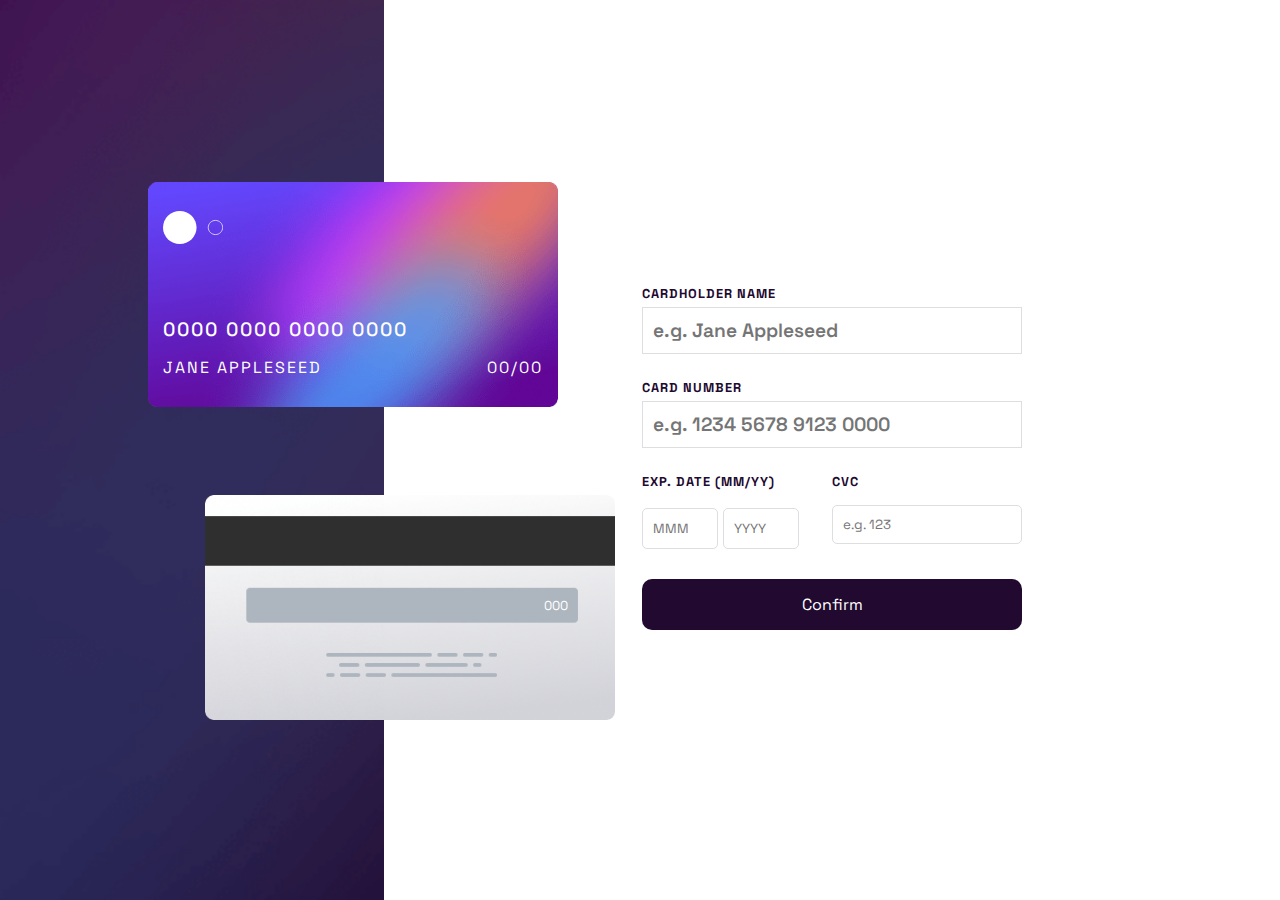
<file: index.html>
<!DOCTYPE html>
<html lang="pt-BR">
<head>
  <meta charset="UTF-8">
  <meta name="viewport" content="width=device-width, initial-scale=1.0">

  <link rel="icon" type="image/png" sizes="32x32" href="/assets/image/favicon-32x32.png">
  <link rel="stylesheet" href="assets/style/global.css">
  <link rel="stylesheet" href="assets/style/mobile.css">  
  <title>Frontend Mentor | Interactive card details form</title>
</head>
<body>

  <main>
    <div class="container">
      <div class="card-front">
        <img src="/assets/image/card-logo.svg" alt="card-Logo" id="img-card">
        <section id="section-information">
          <p id="card-txt-numbers">0000 0000 0000 0000</p>
          <p id="card-name">Jane Appleseed</p>
          <p id="card-date">00/00</p>
        </section>
      </div>
      <div class="card-back">
        <p id="information-cvc">000</p>
      </div>
    </div>

    <section class="container-form">
      <form action="#" id="form">
        <label for="cardName">Cardholder Name</label>
        <input type="text" name="cardName" id="name" placeholder="e.g. Jane Appleseed">
        <p class="erro-Name"></p>

        <label for="cardNumber">Card Number</label>
        <input type="text" name="cardNumber" id="number" placeholder="e.g. 1234 5678 9123 0000" maxlength="16">

        <p class="erro-Number"></p>

        <div id="box-date-cvc">
          <div class="box1">
            <label for="expDate">Exp. Date (MM/YY)</label>
            <input type="text" name="expDate" class="date" id="mounth" placeholder="MMM" maxlength="2">
            <input type="text" name="expdate" class="date" id="year" placeholder="YYYY" maxlength="2" >
            <p class="erro-Date"></p>
          </div>
          
          <div class="box1">
            <label for="cvc">CVC</label>
            <input type="text" name="cvc" id="cvc" placeholder="e.g. 123" maxlength="3">
            <p class="erro-Cvc"></p>
          </div>

        </div>

        <button id="btn-confirm">Confirm</button>

      </form>
    </section>
  </main>

  <!--
    <footer class="attribution">
    Challenge by <a href="https://www.frontendmentor.io?ref=challenge" target="_blank">Frontend Mentor</a>. 
    Coded by <a href="#">Your Name Here</a>.
  </footer>
  --> 
  <script src="assets/script.js"></script>
</body>
</html>
</file>
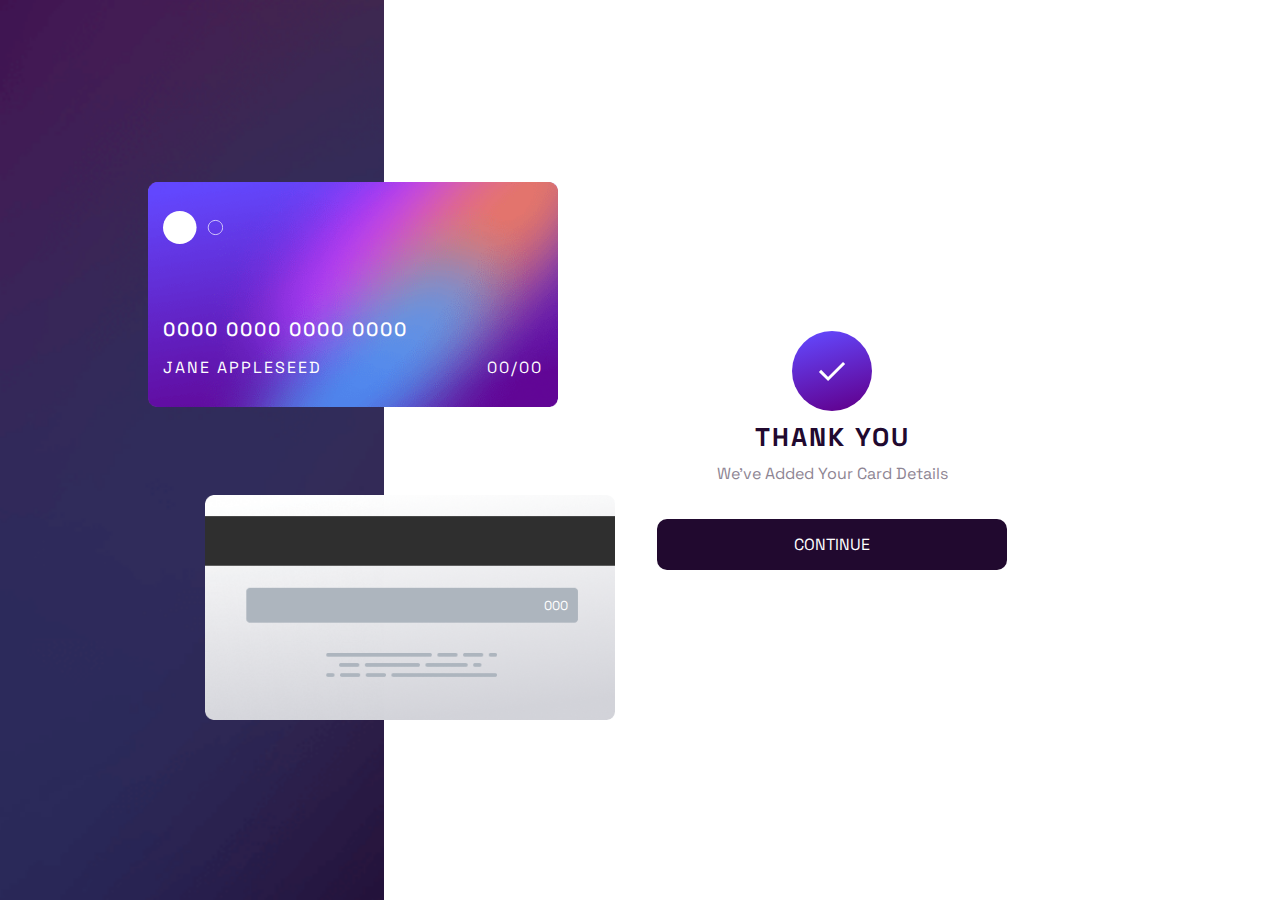
<file: page-finalization.html>
<!DOCTYPE html>
<html lang="pt-BR">
<head>
  <meta charset="UTF-8">
  <meta name="viewport" content="width=device-width, initial-scale=1.0">

  <link rel="icon" type="image/png" sizes="32x32" href="/assets/image/favicon-32x32.png">
  <link rel="stylesheet" href="assets/style/global.css">
  <link rel="stylesheet" href="assets/style/mobile.css">
  
  <title>Frontend Mentor | Interactive card details form</title>

  <style>
    .attribution { font-size: 11px; text-align: center; }
    .attribution a { color: hsl(228, 45%, 44%); }
  </style>
</head>
<body>

  <main>
    <div class="container">
      <div class="card-front">
        <img src="assets/image/card-logo.svg" alt="card-Logo" id="img-card">
        <section id="section-information">
          <p id="card-txt-numbers">0000 0000 0000 0000</p>
          <p id="card-name">Jane Appleseed</p>
          <p id="card-date">00/00</p>
        </section>
      </div>
      <div class="card-back">
        <p id="information-cvc">000</p>
      </div>
    </div>

    <section class="container-finalization">
        <div class="box-final">
            <img src="assets/image/icon-complete.svg" alt="finalizado" id="img-complete">
            <h2 id="txth2">Thank You</h2>
            <p id="txt-agradecimento">We've added your card details</p>
            <a href="index.html" id="btn-continue">Continue</a>
        </div>
      </form>
    </section>
  </main>

  <!--
    <footer class="attribution">
    Challenge by <a href="https://www.frontendmentor.io?ref=challenge" target="_blank">Frontend Mentor</a>. 
    Coded by <a href="#">Your Name Here</a>.
  </footer>
  --> 
  
</body>
</html>
</file>
<file: assets/style/global.css>
@import url('https://fonts.googleapis.com/css2?family=Space+Grotesk:wght@300;400;500;600;700&display=swap');

:root{
    --color--white: hsl(0, 0%, 100%);
    --color--light-graylist-violet: hsl(270, 3%, 87%);
    --color--dark-grayish-violet: hsl(279, 6%, 55%);
    --color--very-dark-violet: hsl(278, 68%, 11%);
    --color-gradient: hsl(249, 99%, 64%) to hsl(278, 94%, 30%);
    --color-erro: hsl(0, 100%, 66%);
    --font-family: 'Space Grotesk', sans-serif;
}

*{
    padding: 0;
    margin: 0;
    box-sizing: border-box;
    font-family:var(--font-family);
}

@media (min-width: 1101px){
    main{
        width: 100vw;
        height: 100vh;
        background: url(/assets/image/bg-main-desktop.png) no-repeat;
        background-position: center;
        background-size: cover;
        background-attachment: fixed;
        display: flex;
    }
    
    .container{
        width: 30%;
        display: flex;
        flex-direction: column;
        justify-content: center;
        align-items: center;
        gap: 30px;
    }

    .card-back{
        background-image: url(/assets/image/bg-card-back.png);
        width: 447px;
        height: 245px;
        
    }

    /*************************CARDS*********************/

    .card-front{
        background-image: url(/assets/image/bg-card-front.png);
        background-position: center;
        background-repeat: no-repeat;
        background-size: contain;
        width: 410px;
        height: 225px;
        border-radius: 8px;
        z-index: 5;
        position: absolute;
        top: 18%;
        left: 11%;
        transform: translate(7px, 20px);
        color: var(--color--white);
        display: flex;
        flex-direction: column;
        justify-content: space-around;
        box-sizing: border-box;
    }
    

    #img-card{
        width: 75px;
        padding: 15px 0px 15px 15px;
    }

    #section-information{
        display: flex;
        flex-wrap: wrap;
        justify-content: space-between;
        width: 100%;
        padding: 15px 15px 15px 15px;
        letter-spacing: 2px;
    }
    
    #section-information > p#card-txt-numbers{
        width: 100%;
        font-size: 1.2em;
        font-weight: 500;
    }

    #section-information > p{
        margin-top: 15px;
        font-size: 1em;
        text-transform: uppercase
    }







    .card-back{
        background-image: url(/assets/image/bg-card-back.png);
        background-repeat: no-repeat;
        background-size: cover;
        height: 225px;
        width: 410px;
        border-radius: 8px;
        z-index: 1;
        position: absolute;
        bottom: 20%;
        left: 16%;
        transform: translate(0px, 0px);
        color: var(--color--white);
    }

    #information-cvc{
        width: 90%;
        height: 100%;
        display: flex;
        align-items: center;
        justify-content: flex-end;
        padding-right: 35px;
        position: absolute;
        right: 3%;
        top: -1%;
        font-size: .8em;
    }




    /*******************FORMULARIO***********************************/


    .container-form{
        width: 70%;
        background: var(--color--white);
        display: flex;
        justify-content: center;
        align-items: center;
    }

    #form{
        max-width: 380px;
        height: 75%;
        display: flex;
        flex-direction: column;
        flex-wrap: wrap;
        justify-content: center;
        gap: 5px;
        text-transform: uppercase;
    }

    #form > label{
        color: var(--color--very-dark-violet);
        font-weight: 700;
        font-size: .8em;
        letter-spacing: 1px;
        margin-top: 15px;
    }

    #form > input{
        padding: 10px;
        border: 1px solid var(--color--light-graylist-violet);
        font-size: 1.2em;
        font-weight: 600;
    }

    #box-date-cvc{
        width: 100%;
        display: flex;
    }

    .box1{
        width: 50%;
        display: flex;
        flex-wrap: wrap;
        gap: 5px;
    }

    .box1> label{
        color: var(--color--very-dark-violet);
        width: 100%;
        font-weight: 700;
        font-size: .8em;
        letter-spacing: 1px;
        margin-top: 15px;
    }

    .date{
        margin-top: 10px;
        width: 40%;
        display: flex;
        padding: 10px;
        border: 1px solid var(--color--light-graylist-violet);
        border-radius: 5px;
    }

    #cvc{
        margin-top: 10px;
        width: 100%;
        display: flex;
        padding: 10px;
        border: 1px solid var(--color--light-graylist-violet);
        border-radius: 5px;
    }

    #btn-confirm{
        padding: 15px;
        border-radius: 10px;
        border: none;
        background-color: var(--color--very-dark-violet);
        color: var(--color--white);
        font-size: 1em;
        margin-top: 25px;
        cursor: pointer;
    }





    /****************************PAGE FINALIZATION********************/

    .container-finalization{
        width: 70%;
        background: var(--color--white);
        display: flex;
        justify-content: center;
        align-items: center;
    }
    
    .box-final{
        width: 350px;
        height: 75%;
        display: flex;
        flex-direction: column;
        flex-wrap: wrap;
        justify-content: center;
        align-items: center;
        gap: 10px;
        text-transform: uppercase;
    }

    #img-complete{
        width: 80px;
    }

    #txth2{
        color: var(--color--very-dark-violet);
        font-size: 1.6em;
        letter-spacing: 2px;
    }

    #txt-agradecimento{
        color: var(--color--dark-grayish-violet);
        text-transform: capitalize;
    }

    #btn-continue{
        width: 100%;
        padding: 15px;
        border-radius: 10px;
        border: none;
        background-color: var(--color--very-dark-violet);
        color: var(--color--white);
        font-size: 1em;
        margin-top: 25px;
        text-align: center;
        text-decoration: none;
    }

    .erro-Name, .erro-Number,
    .erro-Date, .erro-Cvc{
        font-size: .8em;
        font-size: 500;
        text-transform: capitalize;
        color: var(--color-erro);
    }
}
</file>
<file: assets/style/mobile.css>
@import url('https://fonts.googleapis.com/css2?family=Space+Grotesk:wght@300;400;500;600;700&display=swap');
:root{
    --color--white: hsl(0, 0%, 100%);
    --color--light-graylist-violet: hsl(270, 3%, 87%);
    --color--dark-grayish-violet: hsl(279, 6%, 55%);
    --color--very-dark-violet: hsl(278, 68%, 11%);
    --color-gradient: hsl(249, 99%, 64%) to hsl(278, 94%, 30%);
    --color-erro: hsl(0, 100%, 66%);
    --font-text: font-family: 'Space Grotesk', sans-serif;
}

@media (min-width: 375px) and (max-width: 1100px){
    main{
        width: 100vw;
        height: 100vh;
        background: url(/assets/image/bg-main-mobile.png) no-repeat;
        background-position: center;
        background-size: cover;
        background-attachment: fixed;
        display: flex;
        flex-direction: column;
    }
    
    .container{
        height: 30%;
        display: flex;
        flex-direction: column-reverse;
        justify-content: center;
        align-items: center;
        box-sizing: border-box;
    }

    .card-front{
        background-image: url(/assets/image/bg-card-front.png);
        background-position: center;
        background-repeat: no-repeat;
        background-size: contain;
        padding: 10px;
        height: 22%;
        border-radius: 8px;
        z-index: 5;
        position: absolute;
        top: 13%;
        left: 5%;
        transform: translate(-5px, 20px);
        color: var(--color--white);
        display: flex;
        flex-direction: column;
        justify-content: space-around;
        box-sizing: border-box;
    }

    #img-card{
        width: 75px;
        padding: 15px 0px 15px 15px;
    }

    #section-information{
        display: flex;
        flex-wrap: wrap;
        justify-content: space-between;
        width: 300px;
        padding: 15px 15px 15px 15px;
        letter-spacing: 2px;
    }

    #section-information > p#card-txt-numbers{
        width: 100%;
        font-size: 1.2em;
        font-weight: 500;
        
    }

    #section-information > p{
        margin-top: 15px;
        font-size: .7em;
        text-transform: uppercase
    }
        
    .card-back{
        background-image: url(/assets/image/bg-card-back.png);
        background-repeat: no-repeat;
        background-size: cover;
        height: 166px;
        width: 300px;
        border-radius: 8px;
        z-index: 1;
        position: absolute;
        top: 5%;
        right: 5%;
        transform: translate(0px, 0px);
        color: var(--color--white);
    }

    #information-cvc{
        width: 90%;
        height: 100%;
        display: flex;
        align-items: center;
        justify-content: flex-end;
        padding-right: 35px;
        position: absolute;
        right: 0%;
        top: -1%;
        font-size: .8em;
    }
    
    .container-form{
        height: 70%;
        background: var(--color--white);
        display: flex;
        justify-content: center;
        align-items: center;
    }

    #form{
        width: 85%;
        height: 75%;
        display: flex;
        flex-direction: column;
        flex-wrap: wrap;
        justify-content: center;
        gap: 5px;
        text-transform: uppercase;
    }

    #form > label{
        color: var(--color--very-dark-violet);
        font-weight: 700;
        font-size: .8em;
        letter-spacing: 1px;
        margin-top: 15px;
    }

    #form > input{
        padding: 10px;
        border: 1px solid var(--color--light-graylist-violet);
    }

    #box-date-cvc{
        width: 100%;
        display: flex;
    }

    .box1{
        width: 50%;
        display: flex;
        flex-wrap: wrap;
        gap: 5px;
    }

    .box1> label{
        color: var(--color--very-dark-violet);
        width: 100%;
        font-weight: 700;
        font-size: .8em;
        letter-spacing: 1px;
        margin-top: 15px;
    }

    .date{
        margin-top: 10px;
        width: 40%;
        display: flex;
        padding: 10px;
        border: 1px solid var(--color--light-graylist-violet);
        border-radius: 5px;
    }

    #cvc{
        margin-top: 10px;
        width: 100%;
        display: flex;
        padding: 10px;
        border: 1px solid var(--color--light-graylist-violet);
        border-radius: 5px;
    }

    #btn-confirm{
        padding: 15px;
        border-radius: 10px;
        border: none;
        background-color: var(--color--very-dark-violet);
        color: var(--color--white);
        font-size: 1em;
        margin-top: 25px;
        cursor: pointer;
    }





    .container-finalization{
        height: 70%;
        background: var(--color--white);
        display: flex;
        justify-content: center;
        align-items: center;
    }
    
    .box-final{
        width: 350px;
        height: 75%;
        display: flex;
        flex-direction: column;
        flex-wrap: wrap;
        justify-content: center;
        align-items: center;
        gap: 10px;
        text-transform: uppercase;
    }

    #img-complete{
        width: 80px;
    }

    #btn-continue{
        width: 100%;
        padding: 15px;
        border-radius: 10px;
        border: none;
        background-color: var(--color--very-dark-violet);
        color: var(--color--white);
        font-size: 1em;
        margin-top: 25px;
        text-align: center;
        text-decoration: none;
    }

    .erro-Name, .erro-Number,
    .erro-Date, .erro-Cvc{
        font-size: .8em;
        font-size: 500;
        text-transform: capitalize;
        color: var(--color-erro);
    }
}
</file>
